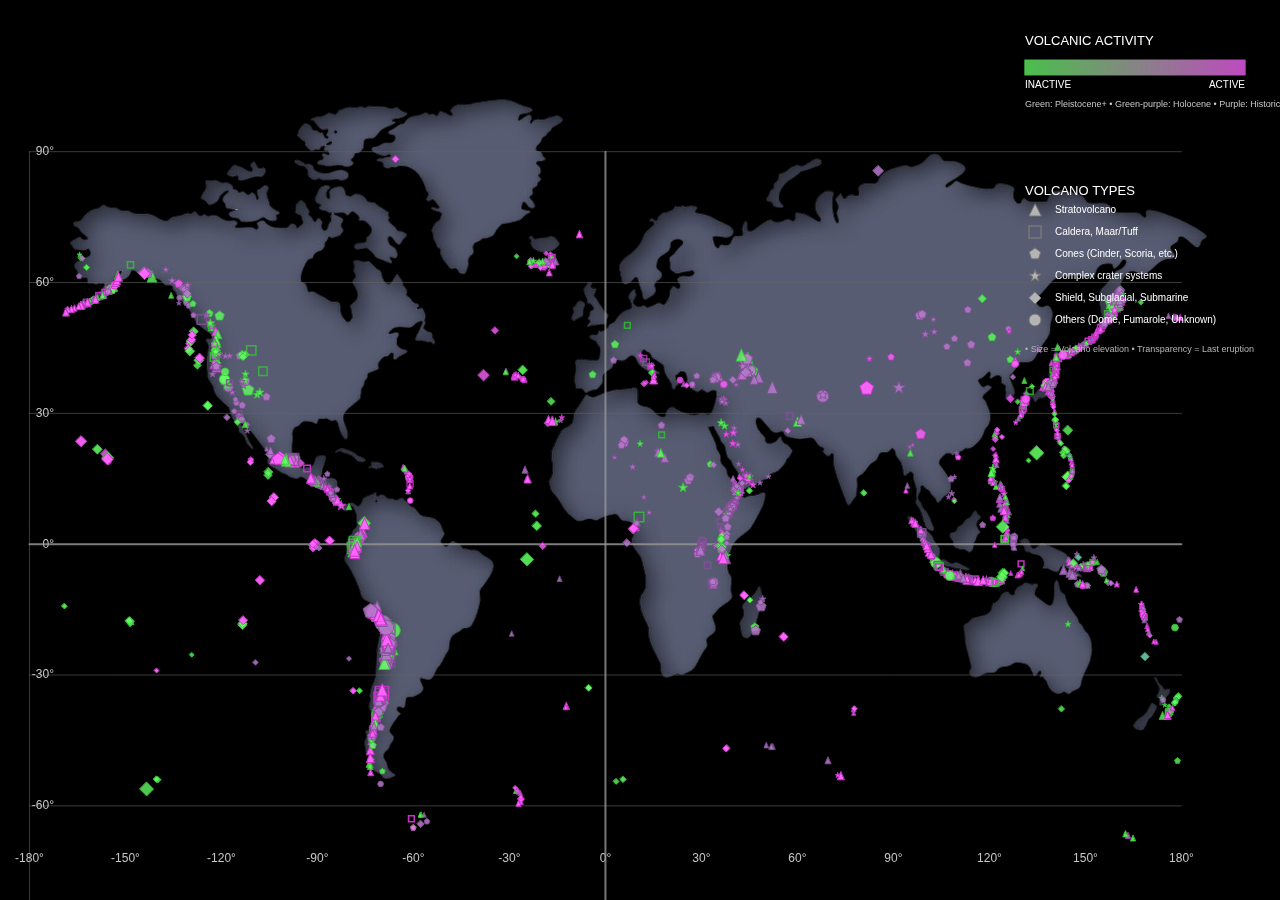
<file: 2025-04-Travaaa-main/index.html>
<!DOCTYPE html>
<html lang="en">
  <head>
    <meta charset="utf-8" />
    <meta name="viewport" content="width=device-width, initial-scale=1.0">

    <title>Sketch</title>

    <link rel="stylesheet" type="text/css" href="style.css">

    <script src="libraries/p5.min.js"></script>
    <script src="libraries/p5.sound.min.js"></script>
  </head>

  <body>
    <script src="sketch.js"></script>
  </body>
</html>
</file>
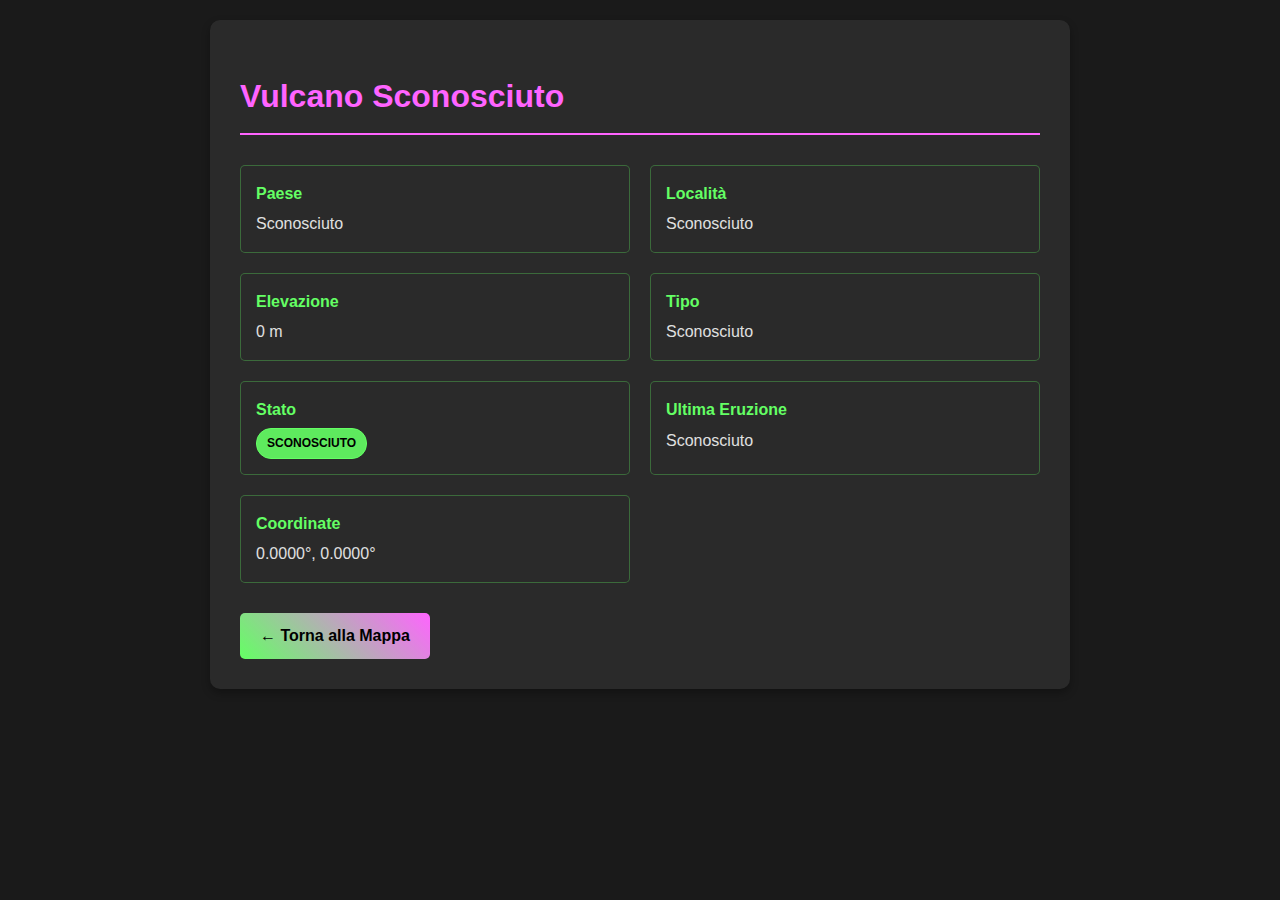
<file: volcano-details.html>
<!DOCTYPE html>
<html lang="it">
<head>
    <meta charset="UTF-8">
    <meta name="viewport" content="width=device-width, initial-scale=1.0">
    <title>Dettagli Vulcano</title>
    <style>
        body {
            font-family: Arial, sans-serif;
            background-color: #1a1a1a;
            color: white;
            margin: 0;
            padding: 20px;
            line-height: 1.6;
        }
        .container {
            max-width: 800px;
            margin: 0 auto;
            background-color: #2a2a2a;
            padding: 30px;
            border-radius: 10px;
            box-shadow: 0 4px 8px rgba(0, 0, 0, 0.3);
        }
        h1 {
            color: #ff64ff;
            border-bottom: 2px solid #ff64ff;
            padding-bottom: 10px;
            margin-bottom: 30px;
        }
        .info-grid {
            display: grid;
            grid-template-columns: repeat(auto-fit, minmax(300px, 1fr));
            gap: 20px;
            margin-bottom: 30px;
        }
        .info-item {
            background-color: #2a2a2a;
            padding: 15px;
            border-radius: 5px;
            border-left: 4px solid #64ff64;
            border: 1px solid rgba(100, 255, 100, 0.3);
        }
        .info-label {
            font-weight: bold;
            color: #64ff64;
            margin-bottom: 5px;
        }
        .info-value {
            font-size: 16px;
            color: #e0e0e0;
        }
        .back-button {
            background: linear-gradient(45deg, #64ff64, #ff64ff);
            color: black;
            padding: 10px 20px;
            border: none;
            border-radius: 5px;
            cursor: pointer;
            font-size: 16px;
            font-weight: bold;
            text-decoration: none;
            display: inline-block;
            transition: all 0.3s;
        }
        .back-button:hover {
            background: linear-gradient(45deg, #78ff78, #ff78ff);
            transform: translateY(-1px);
            box-shadow: 0 4px 8px rgba(100, 255, 100, 0.3);
        }
        .status-badge {
            display: inline-block;
            padding: 5px 10px;
            border-radius: 15px;
            font-size: 12px;
            font-weight: bold;
            text-transform: uppercase;
        }
        .status-historical {
            background-color: rgba(255, 100, 255, 0.9);
            color: white;
            border: 1px solid #ff64ff;
        }
        .status-holocene {
            background-color: rgba(180, 120, 200, 0.9);
            color: white;
            border: 1px solid #b478c8;
        }
        .status-pleistocene {
            background-color: rgba(120, 200, 120, 0.9);
            color: black;
            border: 1px solid #78c878;
        }
        .status-hydrophonic {
            background-color: rgba(100, 180, 150, 0.9);
            color: white;
            border: 1px solid #64b496;
        }
        .status-default {
            background-color: rgba(100, 255, 100, 0.9);
            color: black;
            border: 1px solid #64ff64;
        }
    </style>
</head>
<body>
    <div class="container">
        <h1 id="volcano-name">Nome Vulcano</h1>
        
        <div class="info-grid">
            <div class="info-item">
                <div class="info-label">Paese</div>
                <div class="info-value" id="country">-</div>
            </div>
            
            <div class="info-item">
                <div class="info-label">Località</div>
                <div class="info-value" id="location">-</div>
            </div>
            
            <div class="info-item">
                <div class="info-label">Elevazione</div>
                <div class="info-value" id="elevation">-</div>
            </div>
            
            <div class="info-item">
                <div class="info-label">Tipo</div>
                <div class="info-value" id="type">-</div>
            </div>
            
            <div class="info-item">
                <div class="info-label">Stato</div>
                <div class="info-value" id="status">-</div>
            </div>
            
            <div class="info-item">
                <div class="info-label">Ultima Eruzione</div>
                <div class="info-value" id="eruption">-</div>
            </div>
            
            <div class="info-item">
                <div class="info-label">Coordinate</div>
                <div class="info-value" id="coordinates">-</div>
            </div>
        </div>
        
        <a href="index.html" class="back-button">← Torna alla Mappa</a>
    </div>

    <script>
        // Funzione per ottenere i parametri URL
        function getUrlParameter(name) {
            name = name.replace(/[\[]/, '\\[').replace(/[\]]/, '\\]');
            const regex = new RegExp('[\\?&]' + name + '=([^&#]*)');
            const results = regex.exec(location.search);
            return results === null ? '' : decodeURIComponent(results[1].replace(/\+/g, ' '));
        }
        
        // Funzione per determinare la classe CSS dello stato
        function getStatusClass(status) {
            const statusLower = status.toLowerCase();
            if (statusLower === 'historical') return 'status-historical';
            if (statusLower === 'holocene') return 'status-holocene';
            if (statusLower === 'pleistocene') return 'status-pleistocene';
            if (statusLower === 'hydrophonic') return 'status-hydrophonic';
            return 'status-default';
        }
        
        // Popolamento dei dati dalla URL
        document.addEventListener('DOMContentLoaded', function() {
            const name = getUrlParameter('name') || 'Vulcano Sconosciuto';
            const country = getUrlParameter('country') || 'Sconosciuto';
            const location = getUrlParameter('location') || 'Sconosciuto';
            const elevation = getUrlParameter('elevation') || '0';
            const type = getUrlParameter('type') || 'Sconosciuto';
            const status = getUrlParameter('status') || 'Sconosciuto';
            const eruption = getUrlParameter('eruption') || 'Sconosciuto';
            const lat = getUrlParameter('lat') || '0';
            const lon = getUrlParameter('lon') || '0';
            
            document.getElementById('volcano-name').textContent = name;
            document.getElementById('country').textContent = country;
            document.getElementById('location').textContent = location;
            document.getElementById('elevation').textContent = elevation + ' m';
            document.getElementById('type').textContent = type;
            
            // Status con badge colorato
            const statusElement = document.getElementById('status');
            statusElement.innerHTML = `<span class="status-badge ${getStatusClass(status)}">${status}</span>`;
            
            document.getElementById('eruption').textContent = eruption;
            document.getElementById('coordinates').textContent = `${parseFloat(lat).toFixed(4)}°, ${parseFloat(lon).toFixed(4)}°`;
        });
    </script>
</body>
</html>
</file>
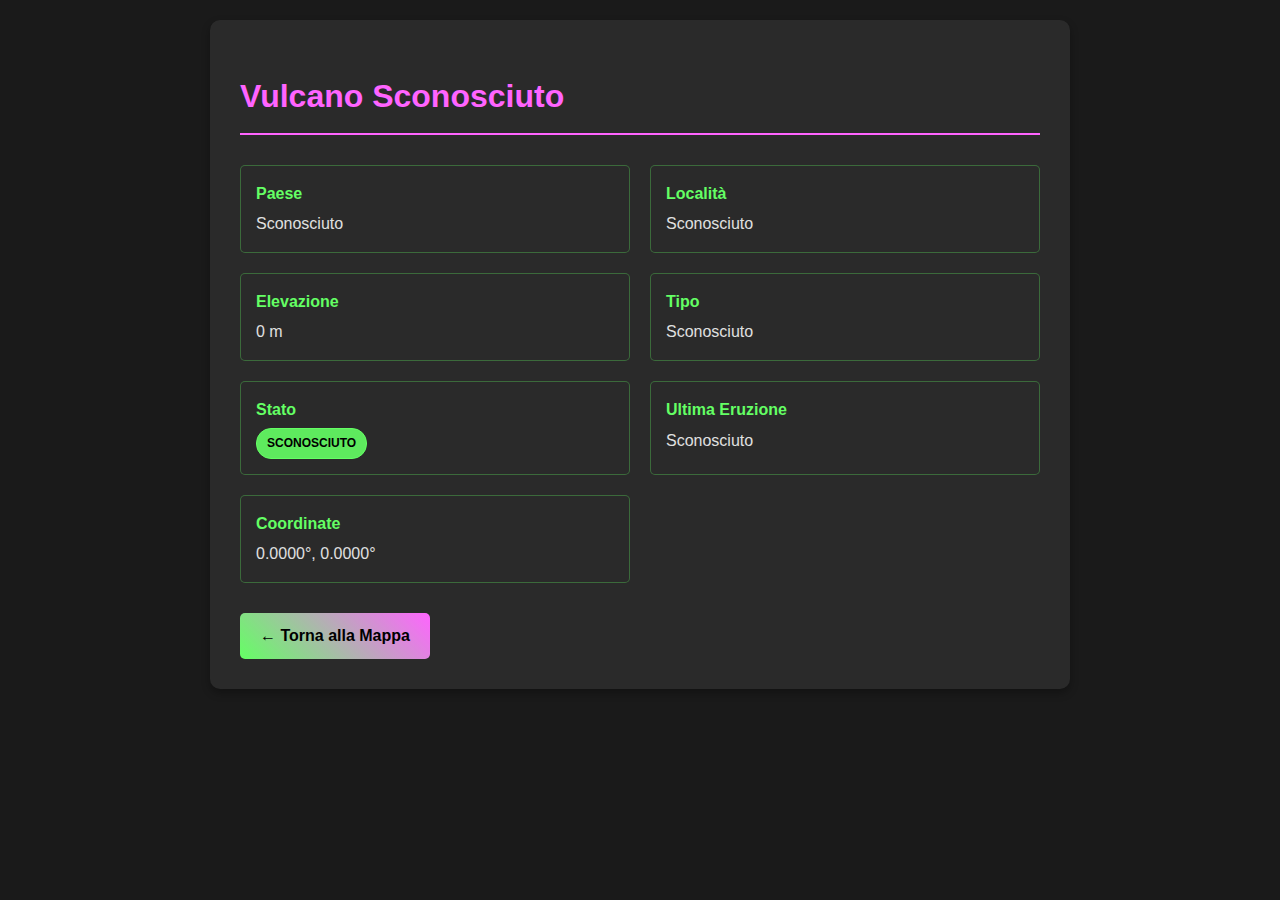
<file: 2025-04-Travaaa-main/volcano-details.html>
<!DOCTYPE html>
<html lang="it">
<head>
    <meta charset="UTF-8">
    <meta name="viewport" content="width=device-width, initial-scale=1.0">
    <title>Dettagli Vulcano</title>
    <style>
        body {
            font-family: Arial, sans-serif;
            background-color: #1a1a1a;
            color: white;
            margin: 0;
            padding: 20px;
            line-height: 1.6;
        }
        .container {
            max-width: 800px;
            margin: 0 auto;
            background-color: #2a2a2a;
            padding: 30px;
            border-radius: 10px;
            box-shadow: 0 4px 8px rgba(0, 0, 0, 0.3);
        }
        h1 {
            color: #ff64ff;
            border-bottom: 2px solid #ff64ff;
            padding-bottom: 10px;
            margin-bottom: 30px;
        }
        .info-grid {
            display: grid;
            grid-template-columns: repeat(auto-fit, minmax(300px, 1fr));
            gap: 20px;
            margin-bottom: 30px;
        }
        .info-item {
            background-color: #2a2a2a;
            padding: 15px;
            border-radius: 5px;
            border-left: 4px solid #64ff64;
            border: 1px solid rgba(100, 255, 100, 0.3);
        }
        .info-label {
            font-weight: bold;
            color: #64ff64;
            margin-bottom: 5px;
        }
        .info-value {
            font-size: 16px;
            color: #e0e0e0;
        }
        .back-button {
            background: linear-gradient(45deg, #64ff64, #ff64ff);
            color: black;
            padding: 10px 20px;
            border: none;
            border-radius: 5px;
            cursor: pointer;
            font-size: 16px;
            font-weight: bold;
            text-decoration: none;
            display: inline-block;
            transition: all 0.3s;
        }
        .back-button:hover {
            background: linear-gradient(45deg, #78ff78, #ff78ff);
            transform: translateY(-1px);
            box-shadow: 0 4px 8px rgba(100, 255, 100, 0.3);
        }
        .status-badge {
            display: inline-block;
            padding: 5px 10px;
            border-radius: 15px;
            font-size: 12px;
            font-weight: bold;
            text-transform: uppercase;
        }
        .status-historical {
            background-color: rgba(255, 100, 255, 0.9);
            color: white;
            border: 1px solid #ff64ff;
        }
        .status-holocene {
            background-color: rgba(180, 120, 200, 0.9);
            color: white;
            border: 1px solid #b478c8;
        }
        .status-pleistocene {
            background-color: rgba(120, 200, 120, 0.9);
            color: black;
            border: 1px solid #78c878;
        }
        .status-hydrophonic {
            background-color: rgba(100, 180, 150, 0.9);
            color: white;
            border: 1px solid #64b496;
        }
        .status-default {
            background-color: rgba(100, 255, 100, 0.9);
            color: black;
            border: 1px solid #64ff64;
        }
    </style>
</head>
<body>
    <div class="container">
        <h1 id="volcano-name">Nome Vulcano</h1>
        
        <div class="info-grid">
            <div class="info-item">
                <div class="info-label">Paese</div>
                <div class="info-value" id="country">-</div>
            </div>
            
            <div class="info-item">
                <div class="info-label">Località</div>
                <div class="info-value" id="location">-</div>
            </div>
            
            <div class="info-item">
                <div class="info-label">Elevazione</div>
                <div class="info-value" id="elevation">-</div>
            </div>
            
            <div class="info-item">
                <div class="info-label">Tipo</div>
                <div class="info-value" id="type">-</div>
            </div>
            
            <div class="info-item">
                <div class="info-label">Stato</div>
                <div class="info-value" id="status">-</div>
            </div>
            
            <div class="info-item">
                <div class="info-label">Ultima Eruzione</div>
                <div class="info-value" id="eruption">-</div>
            </div>
            
            <div class="info-item">
                <div class="info-label">Coordinate</div>
                <div class="info-value" id="coordinates">-</div>
            </div>
        </div>
        
        <a href="index.html" class="back-button">← Torna alla Mappa</a>
    </div>

    <script>
        // Funzione per ottenere i parametri URL
        function getUrlParameter(name) {
            name = name.replace(/[\[]/, '\\[').replace(/[\]]/, '\\]');
            const regex = new RegExp('[\\?&]' + name + '=([^&#]*)');
            const results = regex.exec(location.search);
            return results === null ? '' : decodeURIComponent(results[1].replace(/\+/g, ' '));
        }
        
        // Funzione per determinare la classe CSS dello stato
        function getStatusClass(status) {
            const statusLower = status.toLowerCase();
            if (statusLower === 'historical') return 'status-historical';
            if (statusLower === 'holocene') return 'status-holocene';
            if (statusLower === 'pleistocene') return 'status-pleistocene';
            if (statusLower === 'hydrophonic') return 'status-hydrophonic';
            return 'status-default';
        }
        
        // Popolamento dei dati dalla URL
        document.addEventListener('DOMContentLoaded', function() {
            const name = getUrlParameter('name') || 'Vulcano Sconosciuto';
            const country = getUrlParameter('country') || 'Sconosciuto';
            const location = getUrlParameter('location') || 'Sconosciuto';
            const elevation = getUrlParameter('elevation') || '0';
            const type = getUrlParameter('type') || 'Sconosciuto';
            const status = getUrlParameter('status') || 'Sconosciuto';
            const eruption = getUrlParameter('eruption') || 'Sconosciuto';
            const lat = getUrlParameter('lat') || '0';
            const lon = getUrlParameter('lon') || '0';
            
            document.getElementById('volcano-name').textContent = name;
            document.getElementById('country').textContent = country;
            document.getElementById('location').textContent = location;
            document.getElementById('elevation').textContent = elevation + ' m';
            document.getElementById('type').textContent = type;
            
            // Status con badge colorato
            const statusElement = document.getElementById('status');
            statusElement.innerHTML = `<span class="status-badge ${getStatusClass(status)}">${status}</span>`;
            
            document.getElementById('eruption').textContent = eruption;
            document.getElementById('coordinates').textContent = `${parseFloat(lat).toFixed(4)}°, ${parseFloat(lon).toFixed(4)}°`;
        });
    </script>
</body>
</html>
</file>
<file: 2025-04-Travaaa-main/style.css>
html, body {
  margin: 0;
  padding: 0;
  background-color: black;
}

canvas {
  display: block;
  text-shadow: none !important;
}

* {
  text-shadow: none !important;
}
</file>
